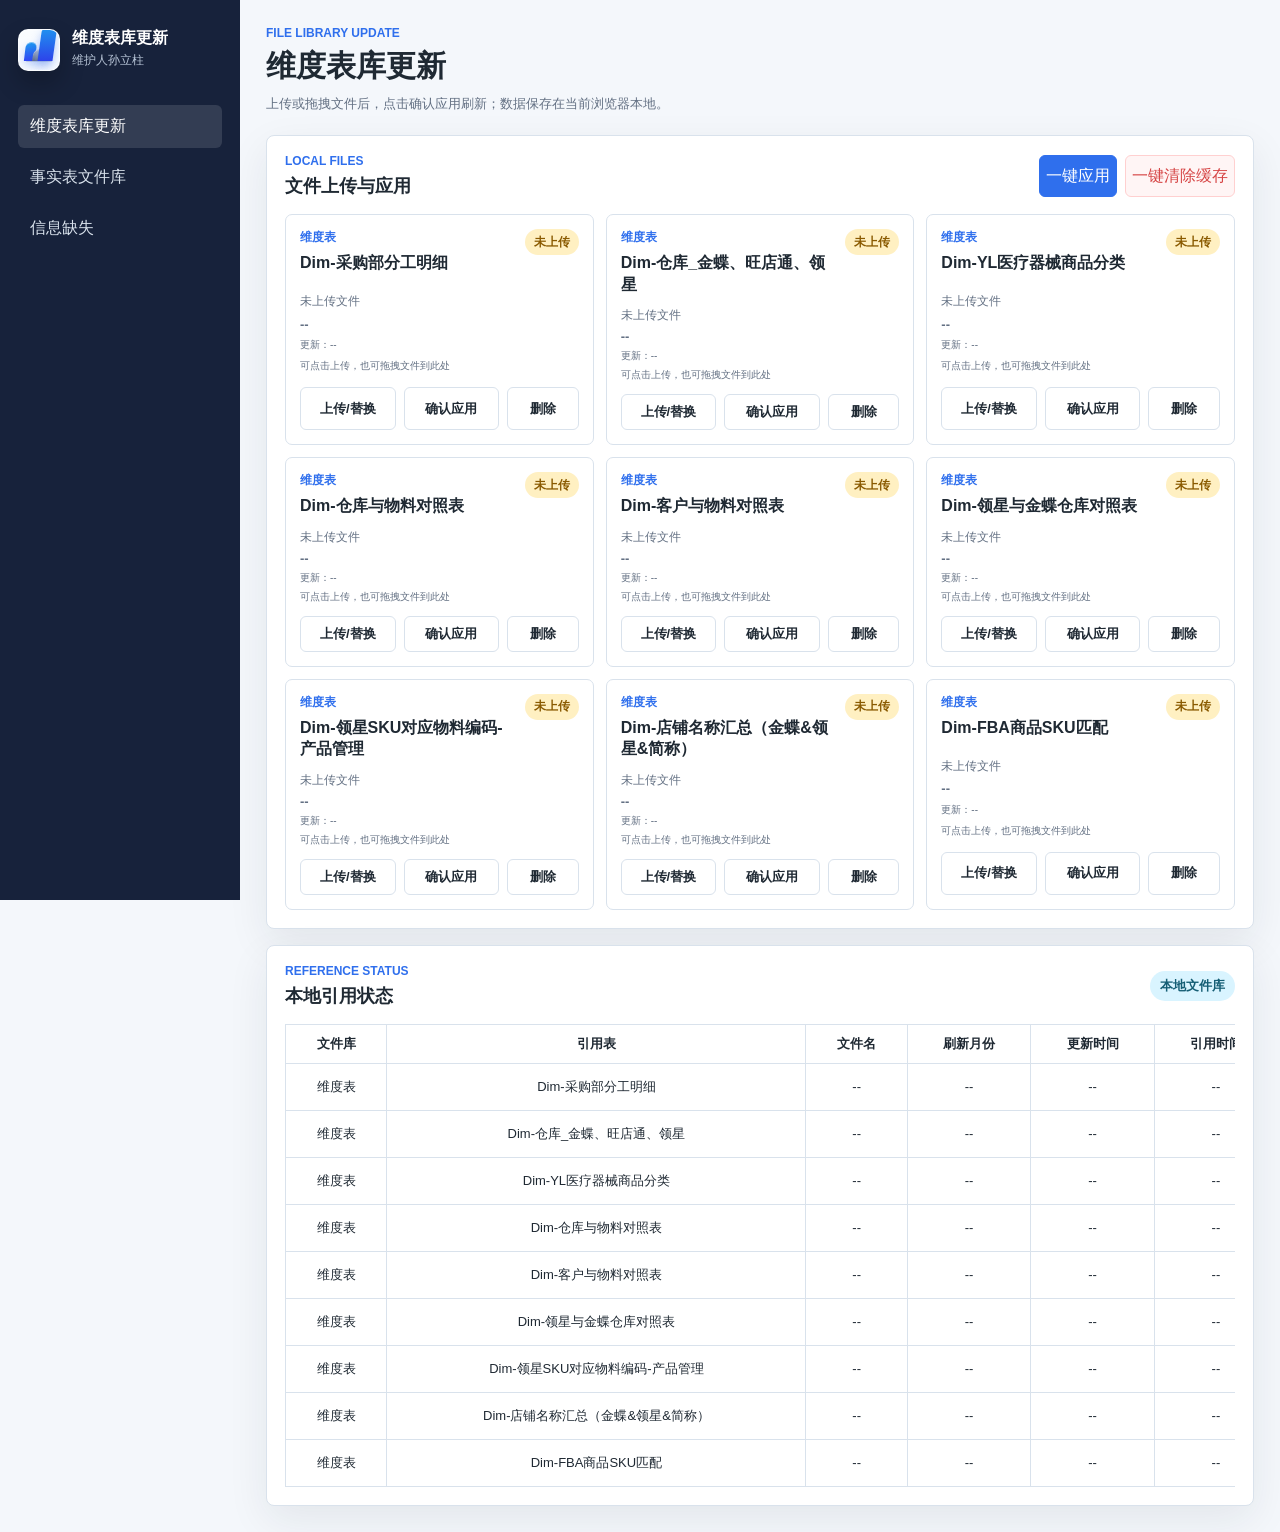
<file: index.html>
<!doctype html>
<html lang="zh-CN">
  <head>
    <meta charset="utf-8" />
    <meta name="viewport" content="width=device-width, initial-scale=1" />
    <title>维度表库更新</title>
    <script>window.location.replace("./admin.html");</script>
    <link rel="stylesheet" href="./styles.css?v=20260606-1" />
  </head>
  <body>
    <div class="app-shell">
      <aside class="sidebar" aria-label="看板导航">
        <div class="brand">
          <span class="brand-mark" aria-hidden="true">
            <span class="brand-wave wave-a"></span>
            <span class="brand-wave wave-b"></span>
            <span class="brand-wave wave-c"></span>
            <span class="brand-wave wave-d"></span>
          </span>
          <div>
            <strong>维度表库更新</strong>
            <span>维护人孙立柱</span>
          </div>
        </div>
        <nav class="nav-list">
          <a class="active" href="./admin.html">维度表库更新</a>
          <a href="./fact-library.html">事实表文件库</a>
          <a href="./missing.html">信息缺失</a>
        </nav>
      </aside>
      <main class="dashboard">
        <header class="topbar">
          <div>
            <p class="eyebrow">File Library Update</p>
            <h1>维度表库更新</h1>
            <small class="source-note">正在进入维度表库更新页面</small>
          </div>
        </header>
      </main>
    </div>
  </body>
</html>
</file>
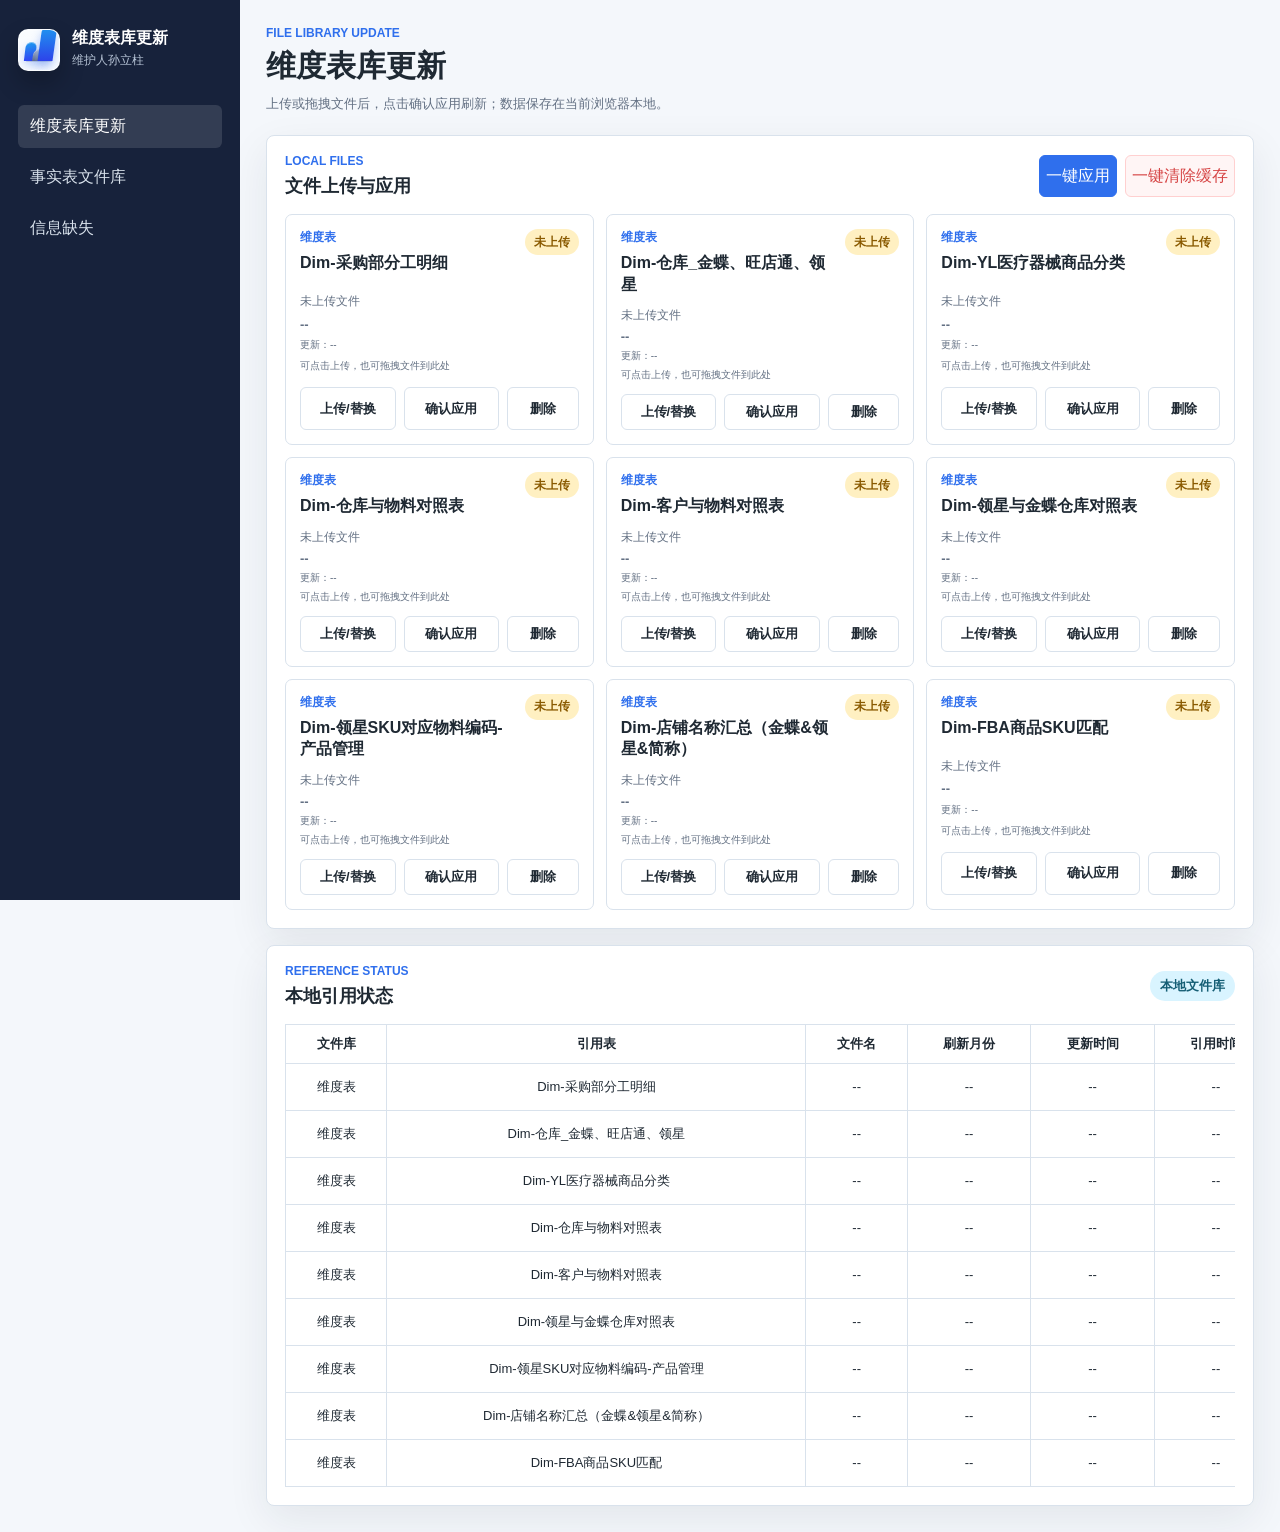
<file: admin.html>
<!doctype html>
<html lang="zh-CN">
  <head>
    <meta charset="utf-8" />
    <meta name="viewport" content="width=device-width, initial-scale=1" />
    <title>维度表库更新</title>
    <link rel="stylesheet" href="./styles.css?v=20260606-1" />
  </head>
  <body>
    <div class="app-shell">
      <aside class="sidebar" aria-label="&#30475;&#26495;&#23548;&#33322;">
        <div class="brand">
          <span class="brand-mark" aria-hidden="true">
            <span class="brand-wave wave-a"></span>
            <span class="brand-wave wave-b"></span>
            <span class="brand-wave wave-c"></span>
            <span class="brand-wave wave-d"></span>
          </span>
          <div>
            <strong>维度表库更新</strong>
            <span>维护人孙立柱</span>
          </div>
        </div>
        <nav class="nav-list">
          <a class="active" href="./admin.html">维度表库更新</a>
          <a href="./fact-library.html">事实表文件库</a>
          <a href="./missing.html">信息缺失</a>
        </nav>
      </aside>

      <main class="dashboard">
        <header class="topbar">
          <div>
            <p class="eyebrow">File Library Update</p>
            <h1>维度表库更新</h1>
            <small class="source-note">上传或拖拽文件后，点击确认应用刷新；数据保存在当前浏览器本地。</small>
          </div>
        </header>

        <section class="panel admin-library-panel">
          <div class="panel-heading">
            <div>
              <p class="eyebrow">Local Files</p>
              <h2>&#25991;&#20214;&#19978;&#20256;&#19982;&#24212;&#29992;</h2>
            </div>
            <div class="table-actions">
              <button id="oneClickApplyButton" class="primary-button admin-link-button" type="button">一键应用</button>
              <button id="clearLibraryCacheButton" class="danger-button admin-link-button" type="button">&#19968;&#38190;&#28165;&#38500;&#32531;&#23384;</button>
            </div>
          </div>
          <div class="admin-library-grid" id="adminLibrarySlots"></div>
        </section>

        <section class="panel admin-reference-panel">
          <div class="panel-heading">
            <div>
              <p class="eyebrow">Reference Status</p>
              <h2>&#26412;&#22320;&#24341;&#29992;&#29366;&#24577;</h2>
            </div>
            <span class="upload-state" id="adminReferenceState">&#35835;&#21462;&#20013;</span>
          </div>
          <div class="table-wrap">
            <table class="admin-reference-table">
              <thead>
                <tr>
                  <th>&#25991;&#20214;&#24211;</th>
                  <th>&#24341;&#29992;&#34920;</th>
                  <th>&#25991;&#20214;&#21517;</th>
                  <th>&#21047;&#26032;&#26376;&#20221;</th>
                  <th>&#26356;&#26032;&#26102;&#38388;</th>
                  <th>&#24341;&#29992;&#26102;&#38388;</th>
                  <th>&#29366;&#24577;</th>
                </tr>
              </thead>
              <tbody id="adminReferenceRows">
                <tr><td colspan="7" class="empty-table-cell">&#35835;&#21462;&#20013;</td></tr>
              </tbody>
            </table>
          </div>
        </section>
      </main>
    </div>

    <script src="./admin.js?v=20260606-10"></script>
  </body>
</html>
</file>
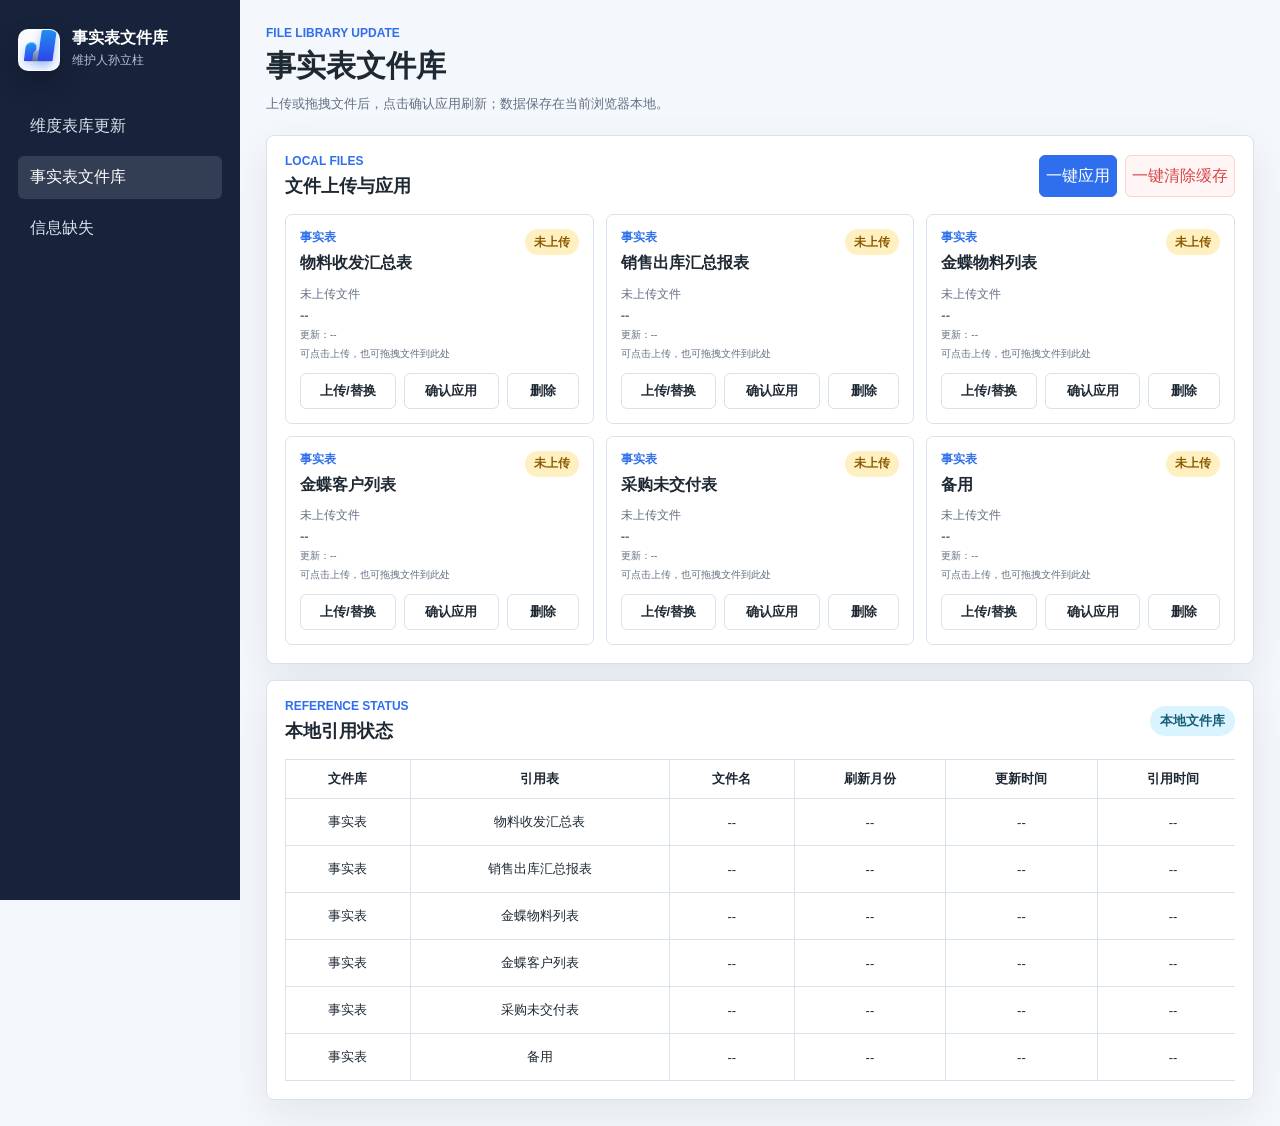
<file: fact-library.html>
<!doctype html>
<html lang="zh-CN">
  <head>
    <meta charset="utf-8" />
    <meta name="viewport" content="width=device-width, initial-scale=1" />
    <title>事实表文件库</title>
    <link rel="stylesheet" href="./styles.css?v=20260606-1" />
  </head>
  <body>
    <div class="app-shell">
      <aside class="sidebar" aria-label="&#30475;&#26495;&#23548;&#33322;">
        <div class="brand">
          <span class="brand-mark" aria-hidden="true">
            <span class="brand-wave wave-a"></span>
            <span class="brand-wave wave-b"></span>
            <span class="brand-wave wave-c"></span>
            <span class="brand-wave wave-d"></span>
          </span>
          <div>
            <strong>事实表文件库</strong>
            <span>维护人孙立柱</span>
          </div>
        </div>
        <nav class="nav-list">
          <a href="./admin.html">维度表库更新</a>
          <a class="active" href="./fact-library.html">事实表文件库</a>
          <a href="./missing.html">信息缺失</a>
        </nav>
      </aside>

      <main class="dashboard">
        <header class="topbar">
          <div>
            <p class="eyebrow">File Library Update</p>
            <h1>事实表文件库</h1>
            <small class="source-note">上传或拖拽文件后，点击确认应用刷新；数据保存在当前浏览器本地。</small>
          </div>
        </header>

        <section class="panel admin-library-panel">
          <div class="panel-heading">
            <div>
              <p class="eyebrow">Local Files</p>
              <h2>&#25991;&#20214;&#19978;&#20256;&#19982;&#24212;&#29992;</h2>
            </div>
            <div class="table-actions">
              <button id="oneClickApplyButton" class="primary-button admin-link-button" type="button">一键应用</button>
              <button id="clearLibraryCacheButton" class="danger-button admin-link-button" type="button">&#19968;&#38190;&#28165;&#38500;&#32531;&#23384;</button>
            </div>
          </div>
          <div class="admin-library-grid" id="adminLibrarySlots"></div>
        </section>

        <section class="panel admin-reference-panel">
          <div class="panel-heading">
            <div>
              <p class="eyebrow">Reference Status</p>
              <h2>&#26412;&#22320;&#24341;&#29992;&#29366;&#24577;</h2>
            </div>
            <span class="upload-state" id="adminReferenceState">&#35835;&#21462;&#20013;</span>
          </div>
          <div class="table-wrap">
            <table class="admin-reference-table">
              <thead>
                <tr>
                  <th>&#25991;&#20214;&#24211;</th>
                  <th>&#24341;&#29992;&#34920;</th>
                  <th>&#25991;&#20214;&#21517;</th>
                  <th>&#21047;&#26032;&#26376;&#20221;</th>
                  <th>&#26356;&#26032;&#26102;&#38388;</th>
                  <th>&#24341;&#29992;&#26102;&#38388;</th>
                  <th>&#29366;&#24577;</th>
                </tr>
              </thead>
              <tbody id="adminReferenceRows">
                <tr><td colspan="7" class="empty-table-cell">&#35835;&#21462;&#20013;</td></tr>
              </tbody>
            </table>
          </div>
        </section>
      </main>
    </div>

    <script src="./fact-library.js?v=20260606-5"></script>
  </body>
</html>
</file>
<file: styles.css>
:root {
  --ink: #1f2933;
  --muted: #637083;
  --line: #d9e2ec;
  --panel: #ffffff;
  --page: #f4f7fb;
  --nav: #17223b;
  --blue: #2f6fed;
  --teal: #159a9c;
  --green: #2f9e44;
  --amber: #d98b11;
  --red: #d64545;
  --violet: #6957d6;
  --shadow: 0 14px 40px rgba(31, 41, 51, 0.08);
}

* {
  box-sizing: border-box;
}

body {
  margin: 0;
  min-height: 100vh;
  color: var(--ink);
  background: var(--page);
  font-family: "Microsoft YaHei", "Segoe UI", Arial, sans-serif;
}

button,
input,
select {
  font: inherit;
}

button {
  min-height: 38px;
  border: 1px solid var(--line);
  border-radius: 6px;
  color: var(--ink);
  background: #fff;
  cursor: pointer;
}

button:hover {
  border-color: var(--blue);
  color: var(--blue);
}

.app-shell {
  display: grid;
  grid-template-columns: 240px minmax(0, 1fr);
  min-height: 100vh;
}

.sidebar {
  position: sticky;
  top: 0;
  height: 100vh;
  padding: 26px 18px;
  background: var(--nav);
  color: #fff;
}

.brand {
  display: flex;
  align-items: center;
  gap: 12px;
  margin-bottom: 34px;
}

.brand-mark {
  position: relative;
  display: block;
  width: 42px;
  height: 42px;
  flex: 0 0 42px;
  overflow: hidden;
  border: 1px solid rgba(255, 255, 255, 0.2);
  border-radius: 10px;
  background:
    linear-gradient(180deg, rgba(255, 255, 255, 0.18), rgba(255, 255, 255, 0)),
    #f8fbff;
  box-shadow: inset 0 1px 0 rgba(255, 255, 255, 0.35), 0 12px 24px rgba(0, 0, 0, 0.24);
}

.brand-mark::before {
  position: absolute;
  left: 7px;
  right: 7px;
  bottom: 8px;
  height: 2px;
  content: "";
  border-radius: 999px;
  background: rgba(99, 112, 131, 0.22);
}

.brand-wave {
  position: absolute;
  bottom: 9px;
  display: block;
  border-radius: 999px 999px 3px 3px;
  background: linear-gradient(180deg, #1f9bf0 0%, #3347f5 100%);
  box-shadow: inset 0 1px 0 rgba(255, 255, 255, 0.42), 0 4px 10px rgba(37, 99, 235, 0.24);
}

.wave-a {
  left: 6px;
  width: 11px;
  height: 19px;
  transform: skewX(-7deg);
}

.wave-b {
  left: 14px;
  width: 12px;
  height: 12px;
  background: linear-gradient(180deg, #b8c2d3 0%, #667085 100%);
  opacity: 0.95;
  transform: skewX(-9deg);
}

.wave-c {
  left: 22px;
  width: 11px;
  height: 26px;
  background: linear-gradient(180deg, #8ea0bd 0%, #586a85 100%);
  transform: skewX(-7deg);
}

.wave-d {
  right: 4px;
  width: 15px;
  height: 36px;
  background: linear-gradient(180deg, #1f9bf0 0%, #2d43ea 100%);
  transform: skewX(-8deg);
}

.brand strong,
.brand span {
  display: block;
}

.brand span {
  margin-top: 3px;
  color: #b7c4d6;
  font-size: 12px;
}

.nav-list {
  display: grid;
  gap: 8px;
}

.nav-list a {
  padding: 11px 12px;
  border-radius: 6px;
  color: #d9e2ec;
  text-decoration: none;
}

.nav-list a.active,
.nav-list a:hover {
  color: #fff;
  background: rgba(255, 255, 255, 0.12);
}

.dashboard {
  padding: 26px;
}

.topbar {
  display: flex;
  align-items: end;
  justify-content: space-between;
  gap: 20px;
  margin-bottom: 22px;
}

.eyebrow {
  margin: 0 0 6px;
  color: var(--blue);
  font-size: 12px;
  font-weight: 700;
  letter-spacing: 0;
  text-transform: uppercase;
}

h1,
h2 {
  margin: 0;
}

h1 {
  font-size: 30px;
}

.source-note {
  display: block;
  margin-top: 8px;
  color: var(--muted);
  font-size: 13px;
}

h2 {
  font-size: 18px;
}

.toolbar {
  display: grid;
  grid-template-columns: minmax(230px, 1.4fr) minmax(130px, 0.75fr) minmax(130px, 0.75fr) auto;
  gap: 10px;
  width: min(860px, 100%);
}

.search-box {
  position: relative;
}

.search-box span {
  position: absolute;
  left: 12px;
  top: 10px;
  color: var(--muted);
  font-size: 13px;
}

.search-box input,
select {
  width: 100%;
  min-height: 42px;
  border: 1px solid var(--line);
  border-radius: 6px;
  background: #fff;
}

.search-box input {
  padding: 0 12px 0 52px;
}

select {
  padding: 0 12px;
}

.toolbar button {
  min-height: 42px;
  padding: 0 14px;
  white-space: nowrap;
}

.metrics-grid {
  display: grid;
  grid-template-columns: repeat(4, minmax(0, 1fr));
  gap: 14px;
  margin-bottom: 16px;
}

.supplier-metrics {
  grid-template-columns: repeat(2, minmax(0, 1fr));
}

.delivery-metrics {
  grid-template-columns: repeat(4, minmax(0, 1fr));
}

.metric,
.panel {
  border: 1px solid var(--line);
  border-radius: 8px;
  background: var(--panel);
  box-shadow: var(--shadow);
}

.metric {
  padding: 18px;
  border-top: 4px solid var(--teal);
}

.metric:nth-child(2) {
  border-top-color: var(--blue);
}

.metric:nth-child(3) {
  border-top-color: var(--green);
}

.metric.alert {
  border-top-color: var(--red);
}

.metric span,
.metric small {
  display: block;
  color: var(--muted);
}

.metric strong {
  display: block;
  margin: 8px 0 5px;
  font-size: 30px;
}

.work-area {
  display: grid;
  grid-template-columns: minmax(0, 1.55fr) minmax(320px, 0.8fr);
  gap: 16px;
  margin-bottom: 16px;
}

.panel {
  padding: 18px;
}

.upload-panel {
  margin-bottom: 16px;
}

.upload-page-panel {
  max-width: 980px;
}

.supplier-work-area {
  --supplier-summary-body-height: 300px;
  grid-template-columns: minmax(260px, 0.9fr) minmax(360px, 1.15fr) minmax(300px, 0.85fr);
}

.supplier-work-area > .panel {
  min-width: 0;
  overflow: hidden;
}

.supplier-source-panel {
  margin-top: 16px;
}

.supplier-table-panel {
  margin-bottom: 0;
}

.delivery-filter-panel {
  margin-bottom: 10px;
}

.delivery-filter-panel .panel-heading {
  align-items: center;
  margin-bottom: 10px;
}

.delivery-filter-bar {
  display: grid;
  grid-template-columns: repeat(8, minmax(106px, 1fr));
  gap: 6px;
  align-items: start;
}

.multi-filter {
  position: relative;
  min-width: 0;
}

.multi-filter-button {
  width: 100%;
  min-height: 42px;
  padding: 0 12px;
  border: 1px solid var(--line);
  border-radius: 6px;
  background: #fff;
  color: var(--text);
  display: flex;
  align-items: center;
  justify-content: space-between;
  gap: 8px;
  font-size: 13px;
  font-weight: 400;
  line-height: 1.2;
  box-shadow: none;
}

.multi-filter-button span {
  min-width: 0;
  overflow: hidden;
  text-overflow: ellipsis;
  white-space: nowrap;
}

.multi-filter-button i {
  color: #6b7280;
  font-style: normal;
  flex: 0 0 auto;
}

.multi-filter.open .multi-filter-button {
  border-color: #2f6fed;
  box-shadow: 0 0 0 3px rgba(47, 111, 237, 0.12);
}

.multi-filter-menu {
  display: none;
  position: absolute;
  z-index: 40;
  top: calc(100% + 6px);
  left: 0;
  width: min(260px, 84vw);
  max-height: 280px;
  overflow-y: auto;
  padding: 6px;
  border: 1px solid #d8e0ea;
  border-radius: 8px;
  background: #fff;
  box-shadow: 0 16px 34px rgba(15, 23, 42, 0.14);
}

.multi-filter.open .multi-filter-menu {
  display: block;
}

.multi-filter-option {
  min-height: 34px;
  padding: 7px 10px;
  border-radius: 6px;
  display: flex;
  align-items: center;
  gap: 7px;
  color: var(--text);
  font-size: 13px;
  font-weight: 400;
  cursor: pointer;
}

.multi-filter-option:hover {
  background: #eef5ff;
}

.multi-filter-option input {
  width: 14px;
  height: 14px;
  accent-color: #2f6fed;
  flex: 0 0 auto;
}

.multi-filter-option span {
  min-width: 0;
  overflow: hidden;
  text-overflow: ellipsis;
  white-space: nowrap;
}

@media (max-width: 1280px) {
  .delivery-filter-bar {
    grid-template-columns: repeat(4, minmax(130px, 1fr));
  }
}

@media (max-width: 760px) {
  .delivery-filter-bar {
    grid-template-columns: repeat(2, minmax(0, 1fr));
  }
}

.delivery-heading-actions {
  display: flex;
  align-items: center;
  gap: 8px;
}

.delivery-dashboard .panel,
.delivery-dashboard .metric {
  border-radius: 7px;
  box-shadow: 0 10px 26px rgba(31, 41, 51, 0.065);
}

.delivery-dashboard .panel {
  padding: 13px;
}

.delivery-dashboard .metrics-grid {
  gap: 10px;
  margin-bottom: 10px;
}

.delivery-dashboard .metric {
  padding: 12px 14px 11px;
  border-top-width: 3px;
}

.delivery-dashboard .panel-heading {
  gap: 10px;
  margin-bottom: 10px;
}

.delivery-heading-actions button {
  min-height: 30px;
  padding: 0 10px;
  border-radius: 6px;
  background: #111827;
  color: #fff;
  border-color: #111827;
  white-space: nowrap;
}

.delivery-heading-actions button:disabled {
  background: #eef2f7;
  border-color: #d8e0ea;
  color: #9aa6b2;
  cursor: not-allowed;
}

.delivery-table-panel {
  margin-bottom: 0;
}

.delivery-dashboard .delivery-table-wrap {
  max-height: calc(100vh - 390px);
  min-height: 310px;
}

.delivery-table {
  min-width: 900px;
}

.delivery-table th,
.delivery-table td {
  padding: 10px;
  font-size: 13px;
  line-height: 1.35;
}

.missing-metrics {
  grid-template-columns: repeat(4, minmax(0, 1fr));
}

.missing-filter-panel {
  margin-bottom: 10px;
  overflow: visible;
  position: relative;
  z-index: 70;
}

.missing-filter-panel .panel-heading {
  align-items: center;
  margin-bottom: 10px;
}

.missing-filter-bar {
  display: grid;
  grid-template-columns: repeat(2, minmax(180px, 240px));
  gap: 8px;
  align-items: start;
  overflow: visible;
}

.missing-table {
  min-width: 1280px;
}

.missing-table th,
.missing-table td {
  padding: 10px;
  font-size: 13px;
  line-height: 1.35;
  text-align: center;
  vertical-align: middle;
}

.missing-table td:nth-child(5),
.missing-table td:nth-child(6),
.missing-table td:nth-child(7) {
  text-align: left;
}

.supplier-table {
  min-width: 1120px;
}

.compact-bars .bar-row,
.supplier-work-area .bar-row {
  grid-template-columns: minmax(120px, 120px) minmax(0, 1fr) 42px;
  min-width: 0;
}

.compact-bars .bar-row span:first-child,
.supplier-work-area .bar-row span:first-child {
  overflow: visible;
  text-overflow: clip;
  white-space: normal;
  word-break: keep-all;
}

.supplier-info-wrap,
.division-info-wrap {
  max-width: 100%;
  overflow-x: hidden;
}

.supplier-info-wrap,
.supplier-work-area .compact-bars {
  height: var(--supplier-summary-body-height);
  overflow-y: auto;
}

.supplier-info-wrap {
  padding-right: 2px;
}

.supplier-info-table,
.division-info-table {
  width: 100%;
  max-width: 100%;
  min-width: 0;
  table-layout: fixed;
}

.supplier-info-table {
  font-size: 12px;
}

.supplier-info-table th,
.supplier-info-table td {
  min-width: 0;
  overflow: hidden;
  padding: 7px 8px;
  text-overflow: ellipsis;
  white-space: nowrap;
}

.supplier-info-table th {
  position: sticky;
  top: 0;
  z-index: 1;
  background: #f8fbff;
  padding-top: 8px;
  padding-bottom: 8px;
}

.division-info-table {
  font-size: 12px;
  table-layout: auto;
}

.division-info-table th,
.division-info-table td {
  min-width: 0;
  overflow: visible;
  padding: 10px 6px;
  text-overflow: clip;
  white-space: nowrap;
}

.bar-chart,
.bar-track {
  min-width: 0;
}

.empty-state {
  padding: 18px;
  border: 1px dashed var(--line);
  border-radius: 8px;
  color: var(--muted);
  background: #f8fbff;
  line-height: 1.7;
}

.compact-empty {
  padding: 14px;
}

.empty-table-cell {
  color: var(--muted);
  text-align: center;
}

.upload-state {
  display: inline-flex;
  align-items: center;
  min-height: 30px;
  padding: 0 10px;
  border-radius: 999px;
  color: #155e75;
  background: #d9f4ff;
  font-size: 13px;
  font-weight: 700;
}

.upload-layout {
  display: grid;
  grid-template-columns: minmax(320px, 1fr) minmax(260px, 0.55fr);
  gap: 16px;
  align-items: stretch;
}

.upload-dropzone {
  position: relative;
  display: grid;
  min-height: 170px;
  place-items: center;
  padding: 24px;
  border: 1px dashed #9fb3c8;
  border-radius: 8px;
  color: var(--ink);
  background: #f8fbff;
  text-align: center;
  cursor: pointer;
}

.upload-dropzone:hover,
.upload-dropzone.dragging {
  border-color: var(--blue);
  background: #eef6ff;
}

.upload-dropzone input {
  position: absolute;
  width: 1px;
  height: 1px;
  overflow: hidden;
  opacity: 0;
}

.upload-icon {
  display: grid;
  width: 42px;
  height: 42px;
  margin-bottom: 10px;
  place-items: center;
  border-radius: 8px;
  color: #fff;
  background: var(--teal);
  font-size: 24px;
  font-weight: 700;
}

.upload-dropzone strong,
.upload-dropzone small {
  display: block;
}

.upload-dropzone small {
  max-width: 520px;
  margin-top: 8px;
  color: var(--muted);
  line-height: 1.6;
}

.upload-summary {
  display: grid;
  gap: 10px;
}

.upload-summary div {
  padding: 12px;
  border: 1px solid var(--line);
  border-radius: 6px;
  background: #fff;
}

.upload-summary span,
.upload-summary strong {
  display: block;
}

.upload-summary span {
  margin-bottom: 5px;
  color: var(--muted);
  font-size: 13px;
}

.upload-summary strong {
  overflow: hidden;
  text-overflow: ellipsis;
  white-space: nowrap;
}

.upload-actions {
  display: grid;
  grid-template-columns: 1fr 1fr;
  gap: 10px;
  padding: 0;
  border: 0;
  background: transparent;
}

.upload-actions button {
  width: 100%;
}

.upload-actions button:first-child:not(:disabled) {
  border-color: var(--blue);
  color: #fff;
  background: var(--blue);
}

.danger-button:not(:disabled) {
  border-color: #ffd0d0;
  color: var(--red);
  background: #fff5f5;
}

.upload-actions button:disabled {
  color: #8a97a8;
  background: #edf2f7;
  cursor: not-allowed;
}

.library-page-panel {
  margin-bottom: 16px;
}

.library-topbar {
  align-items: center;
}

.primary-button {
  border-color: var(--blue);
  color: #fff;
  background: var(--blue);
}

.primary-button:hover {
  color: #fff;
  background: #245bd1;
}

.primary-button:disabled {
  border-color: var(--line);
  color: #8a97a8;
  background: #edf2f7;
  cursor: not-allowed;
}

.library-summary-grid {
  display: grid;
  grid-template-columns: repeat(4, minmax(0, 1fr));
  gap: 12px;
}

.library-summary-grid div {
  padding: 12px;
  border: 1px solid var(--line);
  border-radius: 6px;
  background: #fff;
}

.library-summary-grid span,
.library-summary-grid strong {
  display: block;
}

.library-summary-grid span {
  margin-bottom: 5px;
  color: var(--muted);
  font-size: 13px;
}

.library-summary-grid strong {
  overflow: hidden;
  text-overflow: ellipsis;
  white-space: nowrap;
}

.maintainer-gate {
  display: grid;
  grid-template-columns: minmax(180px, 0.8fr) minmax(220px, 1fr) auto;
  gap: 12px;
  align-items: end;
  margin-top: 12px;
}

.maintainer-gate div,
.maintainer-gate label {
  display: grid;
  gap: 5px;
  padding: 12px;
  border: 1px solid var(--line);
  border-radius: 6px;
  background: #fff;
}

.maintainer-gate span {
  color: var(--muted);
  font-size: 13px;
}

.maintainer-gate strong {
  font-size: 14px;
}

.maintainer-gate input {
  width: 100%;
  min-height: 34px;
  border: 1px solid var(--line);
  border-radius: 6px;
  padding: 0 10px;
}

.maintainer-gate button {
  min-height: 58px;
  padding: 0 16px;
  border-color: var(--blue);
  color: #fff;
  background: var(--blue);
}

.maintainer-gate.unlocked strong {
  color: var(--green);
}

.admin-gate-panel {
  max-width: 680px;
}

.admin-gate {
  display: grid;
  grid-template-columns: minmax(220px, 1fr) auto;
  gap: 12px;
  align-items: end;
}

.admin-gate label {
  display: grid;
  gap: 8px;
  color: var(--muted);
  font-size: 13px;
}

.admin-gate input {
  min-height: 42px;
  border: 1px solid var(--line);
  border-radius: 6px;
  padding: 0 12px;
  background: #fff;
}

.admin-gate button,
.admin-link-button {
  min-height: 42px;
  display: inline-flex;
  align-items: center;
  justify-content: center;
  text-decoration: none;
}

.admin-links {
  display: grid;
  grid-template-columns: repeat(3, minmax(0, 1fr));
  gap: 12px;
}

.admin-link-card {
  display: flex;
  flex-direction: column;
  justify-content: space-between;
  gap: 14px;
  min-height: 150px;
  padding: 16px;
}

.admin-link-card p:not(.eyebrow) {
  color: var(--muted);
  line-height: 1.45;
  margin: 6px 0 0;
  font-size: 13px;
}

.cache-clear-card {
  border-color: #fecaca;
  background: #fffafa;
}

.admin-library-panel {
  margin-bottom: 16px;
}

.admin-library-grid {
  display: grid;
  grid-template-columns: repeat(3, minmax(0, 1fr));
  gap: 12px;
}

.admin-file-card {
  display: grid;
  gap: 12px;
  padding: 14px;
  border: 1px solid var(--line);
  border-radius: 7px;
  background: #fff;
}

.admin-file-card.applied {
  border-color: #bbf7d0;
}

.admin-file-card.drag-over {
  border-color: var(--blue);
  background: #eef5ff;
  box-shadow: 0 0 0 3px rgba(47, 111, 237, 0.12);
}

.admin-file-card-head {
  display: flex;
  justify-content: space-between;
  gap: 10px;
  align-items: start;
}

.admin-file-card-head h2 {
  font-size: 16px;
  line-height: 1.35;
}

.admin-file-meta {
  display: grid;
  gap: 5px;
  min-height: 58px;
  color: var(--muted);
  font-size: 12px;
}

.admin-file-meta span,
.admin-file-meta strong {
  overflow: hidden;
  text-overflow: ellipsis;
  white-space: nowrap;
}

.admin-file-meta strong {
  color: var(--text);
  font-size: 13px;
}

.admin-file-actions {
  display: grid;
  grid-template-columns: 1fr 1fr 0.75fr;
  gap: 8px;
}

.admin-file-actions button,
.admin-upload-button {
  min-height: 36px;
  padding: 0 10px;
  border: 1px solid var(--line);
  border-radius: 6px;
  background: #fff;
  color: var(--text);
  display: inline-flex;
  align-items: center;
  justify-content: center;
  font-size: 13px;
  font-weight: 700;
  cursor: pointer;
}

.admin-upload-button input {
  display: none;
}

.admin-file-actions button[data-admin-apply]:not(:disabled) {
  border-color: var(--blue);
  color: #fff;
  background: var(--blue);
}

.admin-reference-panel {
  margin-top: 16px;
}

.admin-reference-table {
  width: 100%;
  border-collapse: collapse;
  font-size: 13px;
}

.admin-reference-table th,
.admin-reference-table td {
  border: 1px solid var(--line);
  padding: 10px;
  text-align: center;
  vertical-align: middle;
}

.admin-reference-table th {
  background: var(--soft-blue);
  color: var(--text);
  font-weight: 700;
}

.dimension-grid {
  display: grid;
  grid-template-columns: repeat(4, minmax(0, 1fr));
  gap: 14px;
}

.dimension-card {
  display: grid;
  gap: 12px;
  min-height: 245px;
  padding: 16px;
  border: 1px solid var(--line);
  border-radius: 8px;
  background: #fff;
  box-shadow: var(--shadow);
}

.dimension-card-head {
  display: flex;
  justify-content: space-between;
  gap: 12px;
}

.dimension-card h2 {
  font-size: 17px;
}

.slot-status {
  display: inline-flex;
  align-items: center;
  align-self: start;
  min-height: 26px;
  padding: 0 9px;
  border-radius: 999px;
  color: var(--muted);
  background: #edf2f7;
  font-size: 12px;
  font-weight: 700;
  white-space: nowrap;
}

.slot-status.pending {
  color: #8a5a00;
  background: #fff0c2;
}

.slot-status.applied {
  color: #146c43;
  background: #dff6e7;
}

.slot-upload {
  display: grid;
  min-height: 150px;
  place-items: center;
  padding: 18px;
  border: 1px dashed #b7c4d6;
  border-radius: 8px;
  background: #f8fbff;
  text-align: center;
  cursor: pointer;
}

.slot-upload.disabled,
.dimension-actions label.disabled {
  color: #8a97a8;
  background: #edf2f7;
  cursor: not-allowed;
}

.slot-upload input,
.dimension-actions input {
  position: absolute;
  width: 1px;
  height: 1px;
  overflow: hidden;
  opacity: 0;
}

.slot-upload strong,
.slot-upload span {
  display: block;
}

.slot-upload span {
  max-width: 180px;
  color: var(--muted);
  font-size: 13px;
  line-height: 1.5;
}

.dimension-file strong {
  display: block;
  overflow: hidden;
  text-overflow: ellipsis;
  white-space: nowrap;
}

.dimension-file span {
  display: block;
  margin-top: 4px;
  color: var(--muted);
  font-size: 13px;
}

.dimension-meta {
  display: grid;
  grid-template-columns: 1fr;
  gap: 8px;
}

.dimension-meta div {
  padding: 10px;
  border-radius: 6px;
  background: #f8fbff;
}

.dimension-meta span,
.dimension-meta strong {
  display: block;
}

.dimension-meta span {
  margin-bottom: 4px;
  color: var(--muted);
  font-size: 12px;
}

.dimension-meta strong {
  font-size: 13px;
}

.dimension-actions {
  display: grid;
  grid-template-columns: repeat(3, minmax(0, 1fr));
  gap: 8px;
  margin-top: auto;
}

.dimension-actions label,
.dimension-actions button {
  display: inline-flex;
  align-items: center;
  justify-content: center;
  min-height: 32px;
  padding: 0 10px;
  border: 1px solid var(--line);
  border-radius: 6px;
  background: #fff;
  color: var(--ink);
  font-size: 13px;
  cursor: pointer;
}

.dimension-actions label:hover,
.dimension-actions button:hover {
  border-color: var(--blue);
  color: var(--blue);
}

.dimension-actions button:disabled {
  color: #8a97a8;
  background: #edf2f7;
  cursor: not-allowed;
}

.panel-heading {
  display: flex;
  align-items: center;
  justify-content: space-between;
  gap: 14px;
  margin-bottom: 16px;
}

.chart-layout {
  display: grid;
  grid-template-columns: 280px minmax(0, 1fr);
  gap: 20px;
  align-items: center;
}

.donut-wrap {
  position: relative;
  display: grid;
  place-items: center;
  min-height: 280px;
}

.donut-center {
  position: absolute;
  text-align: center;
}

.donut-center strong {
  display: block;
  font-size: 34px;
}

.donut-center span {
  color: var(--muted);
  font-size: 13px;
}

.bar-chart {
  display: grid;
  gap: 14px;
}

.bar-row {
  display: grid;
  grid-template-columns: minmax(150px, 150px) minmax(0, 1fr) 42px;
  gap: 12px;
  align-items: center;
  min-height: 28px;
  font-size: 13px;
}

.bar-row > span:first-child {
  color: var(--ink);
  font-weight: 700;
  overflow: visible;
  text-overflow: clip;
  white-space: normal;
  word-break: keep-all;
}

.bar-track {
  display: block;
  height: 18px;
  overflow: hidden;
  border-radius: 999px;
  background: #eef3f8;
  box-shadow: inset 0 0 0 1px rgba(99, 112, 131, 0.12);
}

.bar-fill {
  display: block;
  height: 100%;
  border-radius: inherit;
  background:
    linear-gradient(90deg, rgba(255, 255, 255, 0.28), rgba(255, 255, 255, 0)),
    var(--bar-color, var(--blue));
  box-shadow: 0 6px 14px color-mix(in srgb, var(--bar-color, var(--blue)) 32%, transparent);
  transition: width 180ms ease;
}

.bar-row strong {
  display: inline-flex;
  align-items: center;
  justify-content: center;
  min-height: 24px;
  border-radius: 999px;
  color: var(--ink);
  background: #f5f8fb;
  font-size: 12px;
}

.action-list {
  display: grid;
  gap: 12px;
}

.action-item {
  padding: 12px;
  border-left: 4px solid var(--amber);
  border-radius: 6px;
  background: #fffaf0;
}

.action-item.high {
  border-left-color: var(--red);
  background: #fff5f5;
}

.action-item strong {
  display: block;
  margin-bottom: 4px;
}

.action-item span {
  color: var(--muted);
  font-size: 13px;
}

.table-panel {
  padding-bottom: 8px;
}

.table-actions {
  display: flex;
  flex-wrap: wrap;
  gap: 8px;
}

.sort-button.active-sort {
  border-color: var(--blue);
  color: #fff;
  background: var(--blue);
}

.table-wrap {
  overflow-x: auto;
}

table {
  width: 100%;
  min-width: 1120px;
  border: 1px solid var(--line);
  border-collapse: collapse;
}

th,
td {
  padding: 13px 12px;
  border: 1px solid var(--line);
  text-align: center;
  white-space: nowrap;
}

th {
  color: var(--muted);
  font-size: 13px;
  font-weight: 700;
}

.doc-name {
  display: grid;
  gap: 3px;
}

.doc-name small {
  color: var(--muted);
}

.badge {
  display: inline-flex;
  align-items: center;
  min-width: 52px;
  justify-content: center;
  padding: 4px 9px;
  border-radius: 999px;
  font-size: 12px;
  font-weight: 700;
}

.risk-low {
  color: #146c43;
  background: #dff6e7;
}

.risk-mid {
  color: #8a5a00;
  background: #fff0c2;
}

.risk-high {
  color: #9b1c1c;
  background: #ffe1e1;
}

.status-active {
  color: #155e75;
  background: #d9f4ff;
}

.status-review {
  color: #6b3fa0;
  background: #eee7ff;
}

.tag-chip {
  display: inline-flex;
  align-items: center;
  margin: 2px 4px 2px 0;
  padding: 3px 8px;
  border-radius: 999px;
  color: #1f4f63;
  background: #e4f5f8;
  font-size: 12px;
  font-weight: 700;
}

.open-link {
  display: inline-flex;
  align-items: center;
  justify-content: center;
  min-height: 34px;
  padding: 0 12px;
  border-radius: 6px;
  color: #fff;
  background: var(--blue);
  font-size: 13px;
  font-weight: 700;
  text-decoration: none;
}

.open-link:hover {
  background: #245bd1;
}

@media (max-width: 1100px) {
  .app-shell {
    grid-template-columns: 1fr;
  }

  .sidebar {
    position: static;
    height: auto;
  }

  .nav-list {
    grid-template-columns: repeat(4, minmax(0, 1fr));
  }

  .topbar,
  .work-area,
  .chart-layout,
  .upload-layout,
  .library-summary-grid,
  .maintainer-gate,
  .dimension-grid {
    grid-template-columns: 1fr;
  }

  .topbar {
    display: grid;
    align-items: start;
  }

  .toolbar {
    width: 100%;
  }
}

@media (max-width: 760px) {
  .dashboard {
    padding: 18px;
  }

  .toolbar,
  .metrics-grid,
  .nav-list,
  .upload-actions,
  .admin-links,
  .admin-library-grid {
    grid-template-columns: 1fr;
  }

  .work-area {
    grid-template-columns: 1fr;
  }

  .dimension-actions {
    grid-template-columns: 1fr;
  }

  .panel-heading {
    align-items: stretch;
    flex-direction: column;
  }

  h1 {
    font-size: 24px;
  }
}
</file>
